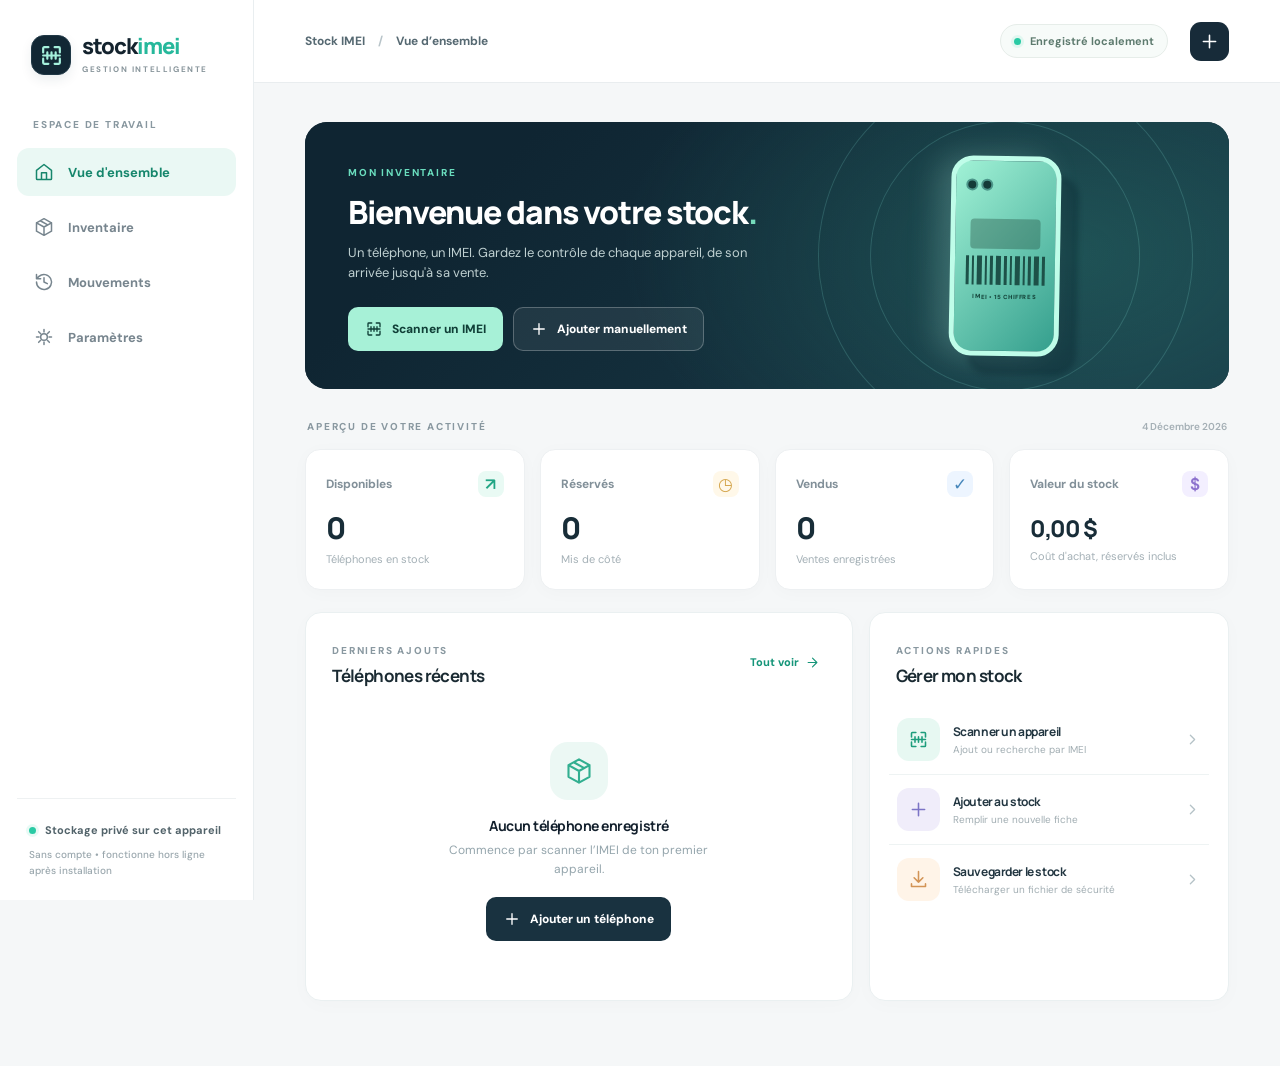
<file: index.html>
<!DOCTYPE html>
<html lang="fr-CA">
<head>
  <meta charset="utf-8">
  <meta name="viewport" content="width=device-width, initial-scale=1, viewport-fit=cover">
  <meta name="theme-color" content="#0c1722">
  <meta name="apple-mobile-web-app-capable" content="yes">
  <meta name="apple-mobile-web-app-status-bar-style" content="black-translucent">
  <meta name="apple-mobile-web-app-title" content="Stock IMEI">
  <meta name="description" content="Inventaire de téléphones par IMEI : scanner, entrées, ventes et sauvegardes locales.">
  <link rel="manifest" href="./manifest.webmanifest">
  <link rel="apple-touch-icon" href="./icons/icon-180.png">
  <link rel="icon" type="image/svg+xml" href="./icons/icon.svg">
  <link rel="stylesheet" href="./styles.css">
  <title>Stock IMEI — Gestion de téléphones</title>
</head>
<body>
  <svg xmlns="http://www.w3.org/2000/svg" class="svg-defs" aria-hidden="true">
    <symbol id="i-package" viewBox="0 0 24 24"><path d="m12 2 9 5-9 5-9-5 9-5ZM3 7v10l9 5 9-5V7M12 12v10M7.5 4.5l9 5"/></symbol>
    <symbol id="i-scan" viewBox="0 0 24 24"><path d="M4 9V5a1 1 0 0 1 1-1h4m6 0h4a1 1 0 0 1 1 1v4M4 15v4a1 1 0 0 0 1 1h4m6 0h4a1 1 0 0 0 1-1v-4M4 12h16M8 9v6m4-6v6m4-6v6"/></symbol>
    <symbol id="i-home" viewBox="0 0 24 24"><path d="m3 10 9-7 9 7v10a1 1 0 0 1-1 1H4a1 1 0 0 1-1-1V10ZM9 21v-8h6v8"/></symbol>
    <symbol id="i-history" viewBox="0 0 24 24"><path d="M3 12a9 9 0 1 0 3-6.7L3 8m0-5v5h5m4-1v5l4 2"/></symbol>
    <symbol id="i-settings" viewBox="0 0 24 24"><path d="M12 3v3m0 12v3m9-9h-3M6 12H3m15.4-6.4-2.1 2.1M7.7 16.3l-2.1 2.1m12.8 0-2.1-2.1M7.7 7.7 5.6 5.6M16 12a4 4 0 1 1-8 0 4 4 0 0 1 8 0Z"/></symbol>
    <symbol id="i-plus" viewBox="0 0 24 24"><path d="M12 5v14M5 12h14"/></symbol>
    <symbol id="i-search" viewBox="0 0 24 24"><circle cx="11" cy="11" r="7"/><path d="m16 16 5 5"/></symbol>
    <symbol id="i-chevron" viewBox="0 0 24 24"><path d="m9 18 6-6-6-6"/></symbol>
    <symbol id="i-download" viewBox="0 0 24 24"><path d="M12 3v12m-5-5 5 5 5-5M4 17v3h16v-3"/></symbol>
    <symbol id="i-upload" viewBox="0 0 24 24"><path d="M12 17V4m-5 5 5-5 5 5M4 17v3h16v-3"/></symbol>
    <symbol id="i-check" viewBox="0 0 24 24"><path d="m4 12 5 5L20 6"/></symbol>
    <symbol id="i-arrow" viewBox="0 0 24 24"><path d="M5 12h14m-7-7 7 7-7 7"/></symbol>
    <symbol id="i-close" viewBox="0 0 24 24"><path d="M18 6 6 18M6 6l12 12"/></symbol>
    <symbol id="i-camera" viewBox="0 0 24 24"><path d="M3 7h4l2-3h6l2 3h4v13H3V7Zm9 3a4 4 0 1 0 0 8 4 4 0 0 0 0-8Z"/></symbol>
    <symbol id="i-alert" viewBox="0 0 24 24"><path d="M12 3 2 20h20L12 3Zm0 6v5m0 3v.5"/></symbol>
    <symbol id="i-phone" viewBox="0 0 24 24"><rect x="6" y="2" width="12" height="20" rx="2"/><path d="M10 18h4"/></symbol>
    <symbol id="i-edit" viewBox="0 0 24 24"><path d="m4 16-1 5 5-1L20 8l-4-4L4 16Zm10-10 4 4"/></symbol>
    <symbol id="i-trash" viewBox="0 0 24 24"><path d="M4 7h16M10 3h4M6 7l1 14h10l1-14M10 11v6m4-6v6"/></symbol>
    <symbol id="i-filter" viewBox="0 0 24 24"><path d="M4 6h16M7 12h10m-7 6h4"/></symbol>
  </svg>
  <div class="app-shell">
    <aside class="sidebar" aria-label="Navigation principale">
      <div class="brand"><span class="brand-logo"><svg><use href="#i-scan"/></svg></span><span class="brand-name">stock<span>imei</span><small>GESTION INTELLIGENTE</small></span></div>
      <div class="sidebar-caption">ESPACE DE TRAVAIL</div>
      <nav class="side-nav">
        <button type="button" class="nav-item active" data-nav="home"><svg><use href="#i-home"/></svg>Vue d'ensemble</button>
        <button type="button" class="nav-item" data-nav="inventory"><svg><use href="#i-package"/></svg>Inventaire</button>
        <button type="button" class="nav-item" data-nav="history"><svg><use href="#i-history"/></svg>Mouvements</button>
        <button type="button" class="nav-item" data-nav="settings"><svg><use href="#i-settings"/></svg>Paramètres</button>
      </nav>
      <div class="sidebar-bottom"><span class="status-dot"></span> Stockage privé sur cet appareil <p>Sans compte • fonctionne hors ligne après installation</p></div>
    </aside>

    <main class="main">
      <header class="topbar">
        <div class="mobile-brand"><span class="brand-logo mini"><svg><use href="#i-scan"/></svg></span><strong>stock<span>imei</span></strong></div>
        <div class="breadcrumb" id="breadcrumb">Tableau de bord <span> / </span> Vue d'ensemble</div>
        <div class="header-actions"><div class="privacy-chip"><span class="status-dot"></span> Enregistré localement</div><button type="button" class="icon-btn top-add" id="top-add" title="Ajouter un téléphone"><svg><use href="#i-plus"/></svg></button></div>
      </header>
      <div class="content">
        <section class="view" id="view-home">
          <div class="welcome-panel">
            <div class="welcome-content"><span class="eyebrow light">MON INVENTAIRE</span><h1>Bienvenue dans votre stock<span class="accent-dot">.</span></h1><p>Un téléphone, un IMEI. Gardez le contrôle de chaque appareil, de son arrivée jusqu'à sa vente.</p><div class="welcome-actions"><button class="btn btn-mint" id="home-scan"><svg><use href="#i-scan"/></svg>Scanner un IMEI</button><button class="btn btn-ghost-light" id="home-add"><svg><use href="#i-plus"/></svg>Ajouter manuellement</button></div></div>
            <div class="welcome-art" aria-hidden="true"><div class="art-ring ring-one"></div><div class="art-ring ring-two"></div><div class="art-phone"><div class="art-cameras"><i></i><i></i></div><div class="art-code"></div><div class="art-bars"><i></i><i></i><i></i><i></i><i></i><i></i><i></i><i></i><i></i><i></i><i></i><i></i><i></i></div><small>IMEI • 15 CHIFFRES</small></div></div>
          </div>
          <div class="section-label">APERÇU DE VOTRE ACTIVITÉ <span id="today-label"></span></div>
          <div class="stats-grid">
            <article class="stat-card"><span class="stat-label">Disponibles <span class="stat-symbol mint">↗</span></span><strong id="stat-stock">0</strong><small>Téléphones en stock</small></article>
            <article class="stat-card"><span class="stat-label">Réservés <span class="stat-symbol amber">◷</span></span><strong id="stat-reserved">0</strong><small>Mis de côté</small></article>
            <article class="stat-card"><span class="stat-label">Vendus <span class="stat-symbol blue">✓</span></span><strong id="stat-sold">0</strong><small>Ventes enregistrées</small></article>
            <article class="stat-card"><span class="stat-label">Valeur du stock <span class="stat-symbol violet">$</span></span><strong id="stat-value">0 $</strong><small>Coût d'achat, réservés inclus</small></article>
          </div>
          <div class="home-grid"><div class="panel"><div class="panel-heading"><div><span class="eyebrow">DERNIERS AJOUTS</span><h2>Téléphones récents</h2></div><button type="button" class="link-button" id="see-inventory">Tout voir <svg><use href="#i-arrow"/></svg></button></div><div id="recent-phones" class="recent-list"></div></div>
            <div class="panel quick-panel"><div class="panel-heading"><div><span class="eyebrow">ACTIONS RAPIDES</span><h2>Gérer mon stock</h2></div></div><button type="button" class="quick-action" id="quick-scan"><span class="quick-icon mint-bg"><svg><use href="#i-scan"/></svg></span><span><strong>Scanner un appareil</strong><small>Ajout ou recherche par IMEI</small></span><svg class="chevron"><use href="#i-chevron"/></svg></button><button type="button" class="quick-action" id="quick-add"><span class="quick-icon lilac-bg"><svg><use href="#i-plus"/></svg></span><span><strong>Ajouter au stock</strong><small>Remplir une nouvelle fiche</small></span><svg class="chevron"><use href="#i-chevron"/></svg></button><button type="button" class="quick-action" id="quick-export"><span class="quick-icon peach-bg"><svg><use href="#i-download"/></svg></span><span><strong>Sauvegarder le stock</strong><small>Télécharger un fichier de sécurité</small></span><svg class="chevron"><use href="#i-chevron"/></svg></button></div>
          </div>
        </section>

        <section class="view" id="view-inventory" hidden>
          <div class="page-heading"><div><span class="eyebrow">CHAQUE IMEI COMPTE</span><h1>Mon inventaire</h1><p>Retrouvez chaque téléphone, son statut et toutes ses informations.</p></div><button class="btn btn-dark" id="inventory-add"><svg><use href="#i-plus"/></svg>Ajouter un téléphone</button></div>
          <div class="inventory-toolbar"><label class="search-field"><svg><use href="#i-search"/></svg><input id="search-input" type="search" placeholder="Rechercher un IMEI, un modèle, une couleur…" autocomplete="off" aria-label="Rechercher un téléphone"></label><select class="field-select" id="brand-filter" aria-label="Filtrer par marque"><option value="">Toutes les marques</option></select></div>
          <div class="filter-chips" role="group" aria-label="Filtrer par état"><button class="filter-chip active" data-filter="all">Tous <span id="count-all">0</span></button><button class="filter-chip" data-filter="stock">En stock <span id="count-stock">0</span></button><button class="filter-chip" data-filter="reserve">Réservés <span id="count-reserve">0</span></button><button class="filter-chip" data-filter="sold">Vendus <span id="count-sold">0</span></button></div>
          <div class="panel inventory-panel"><div class="inventory-count" id="inventory-count">0 téléphone</div><div id="inventory-list" class="inventory-list"></div></div>
        </section>

        <section class="view" id="view-history" hidden>
          <div class="page-heading"><div><span class="eyebrow">TRAÇABILITÉ</span><h1>Mouvements</h1><p>Historique des entrées, modifications, réservations et ventes.</p></div></div>
          <div class="history-toolbar"><select class="field-select" id="event-filter" aria-label="Type de mouvement"><option value="all">Tous les mouvements</option><option value="entree">Entrées</option><option value="vente">Ventes</option><option value="reservation">Réservations</option><option value="retour">Retours au stock</option><option value="modification">Modifications</option><option value="suppression">Suppressions</option></select><label class="search-field"><svg><use href="#i-search"/></svg><input type="search" id="event-search" placeholder="Rechercher IMEI ou modèle" aria-label="Rechercher un mouvement"></label></div>
          <div class="panel history-panel" id="history-list"></div>
        </section>

        <section class="view" id="view-settings" hidden>
          <div class="page-heading"><div><span class="eyebrow">MES DONNÉES</span><h1>Paramètres & sauvegarde</h1><p>Vos données restent sur ce téléphone tant que vous ne les exportez pas.</p></div></div>
          <div class="settings-grid"><div class="panel settings-panel"><div class="settings-heading"><span class="quick-icon mint-bg"><svg><use href="#i-download"/></svg></span><div><h2>Exporter une sauvegarde</h2><p>Conservez une copie complète : téléphones, IMEI, photos et historique.</p></div></div><button type="button" class="btn btn-dark" id="export-json">Télécharger la sauvegarde (.json)</button><button type="button" class="btn btn-outline" id="export-csv">Exporter l'inventaire (.csv)</button></div>
          <div class="panel settings-panel"><div class="settings-heading"><span class="quick-icon lilac-bg"><svg><use href="#i-upload"/></svg></span><div><h2>Restaurer une sauvegarde</h2><p>Importer le fichier JSON d'une précédente sauvegarde. Cela remplacera toutes les données actuelles.</p></div></div><button type="button" class="btn btn-outline" id="import-json">Importer un fichier (.json)</button></div></div>
          <div class="notice"><svg><use href="#i-alert"/></svg><p><strong>Important :</strong> cette version n'utilise pas de compte ni de synchronisation cloud. Une suppression des données Safari ou un changement d'iPhone peut effacer le stock local. Faites régulièrement une sauvegarde JSON.</p></div>
          <div class="install-guide panel"><span class="eyebrow">INSTALLATION SUR IPHONE</span><h2>Comme une vraie application</h2><p>Ouvrez l'application à son adresse HTTPS dans Safari, touchez <strong>Partager</strong>, puis <strong>Sur l’écran d’accueil</strong> et <strong>Ajouter</strong>. Autorisez l'appareil photo au premier scan.</p></div>
        </section>
      </div>
    </main>
    <nav class="bottom-nav" aria-label="Navigation iPhone"><button class="bottom-tab active" data-nav="home"><svg><use href="#i-home"/></svg><span>Accueil</span></button><button class="bottom-tab" data-nav="inventory"><svg><use href="#i-package"/></svg><span>Stock</span></button><button class="scan-tab" id="bottom-scan" aria-label="Scanner un IMEI"><svg><use href="#i-scan"/></svg></button><button class="bottom-tab" data-nav="history"><svg><use href="#i-history"/></svg><span>Historique</span></button><button class="bottom-tab" data-nav="settings"><svg><use href="#i-settings"/></svg><span>Réglages</span></button></nav>
  </div>

  <dialog id="phone-dialog" class="modal modal-form"><div class="modal-head"><div><span class="eyebrow">FICHE INDIVIDUELLE</span><h2 id="phone-dialog-title">Ajouter un téléphone</h2></div><button type="button" class="icon-btn" data-close="phone-dialog" aria-label="Fermer"><svg><use href="#i-close"/></svg></button></div>
    <form id="phone-form" class="modal-body"><input type="hidden" id="form-id"><label class="form-field"><span>IMEI principal <em>*</em></span><div class="input-with-action"><input id="form-imei" name="imei" inputmode="numeric" autocomplete="off" maxlength="15" placeholder="15 chiffres" required><button type="button" class="inline-scan" id="form-scan" title="Scanner l’IMEI"><svg><use href="#i-scan"/></svg></button></div><small>Un IMEI unique par téléphone, contrôlé automatiquement.</small></label>
      <label class="form-field"><span>Deuxième IMEI (facultatif)</span><input id="form-imei2" name="imei2" inputmode="numeric" maxlength="15" autocomplete="off" placeholder="IMEI 2"></label>
      <div class="form-row"><label class="form-field"><span>Marque <em>*</em></span><input id="form-brand" list="brand-options" placeholder="Apple" required><datalist id="brand-options"><option value="Apple"></option><option value="Samsung"></option><option value="Google"></option><option value="Xiaomi"></option><option value="Motorola"></option><option value="OnePlus"></option><option value="Huawei"></option><option value="Autre"></option></datalist></label><label class="form-field"><span>Modèle <em>*</em></span><input id="form-model" placeholder="iPhone 16 Pro" required></label></div>
      <p id="tac-lookup-status" class="scan-message" role="status" aria-live="polite" hidden></p>
      <div class="form-row"><label class="form-field"><span>Capacité</span><input id="form-capacity" placeholder="256 Go"></label><label class="form-field"><span>Couleur</span><input id="form-color" placeholder="Titane naturel"></label></div>
      <div class="form-row"><label class="form-field"><span>État</span><select id="form-condition"><option value="neuf">Neuf</option><option value="occasion">Occasion</option><option value="reconditionne">Reconditionné</option></select></label><label class="form-field"><span>Numéro de série</span><input id="form-serial" placeholder="S/N (facultatif)"></label></div>
      <div class="form-row"><label class="form-field"><span>Prix d'achat (CAD)</span><input id="form-cost" type="number" min="0" step="0.01" inputmode="decimal" placeholder="0,00"></label><label class="form-field"><span>Prix de vente affiché</span><input id="form-price" type="number" min="0" step="0.01" inputmode="decimal" placeholder="0,00"></label></div>
      <div class="form-row"><label class="form-field"><span>Fournisseur</span><input id="form-supplier" placeholder="Nom / entreprise"></label><label class="form-field"><span>Emplacement</span><input id="form-location" placeholder="Vitrine A, tiroir 2…"></label></div>
      <label class="form-field"><span>Notes</span><textarea id="form-notes" rows="2" placeholder="État de la batterie, accessoires, garantie…"></textarea></label>
      <label class="photo-field"><input id="form-photo" type="file" accept="image/*"><span class="photo-icon"><svg><use href="#i-camera"/></svg></span><span id="photo-label">Ajouter une photo du téléphone</span><img id="photo-preview" alt="Aperçu de la photo" hidden></label>
      <p id="form-error" class="error-message" role="alert" hidden></p>
      <div class="modal-footer"><button type="button" class="btn btn-outline" data-close="phone-dialog">Annuler</button><button type="submit" class="btn btn-dark" id="phone-submit">Enregistrer le téléphone</button></div>
    </form>
  </dialog>

  <dialog id="detail-dialog" class="modal detail-modal"><div class="modal-head"><div><span class="eyebrow">FICHE TÉLÉPHONE</span><h2 id="detail-title">Détails du téléphone</h2></div><button type="button" class="icon-btn" data-close="detail-dialog" aria-label="Fermer"><svg><use href="#i-close"/></svg></button></div><div class="modal-body" id="detail-content"></div><div class="modal-footer detail-footer" id="detail-actions"></div></dialog>
  <dialog id="sale-dialog" class="modal sale-modal"><div class="modal-head"><div><span class="eyebrow">SORTIE DE STOCK</span><h2>Enregistrer une vente</h2></div><button type="button" class="icon-btn" data-close="sale-dialog" aria-label="Fermer"><svg><use href="#i-close"/></svg></button></div><form id="sale-form" class="modal-body"><p id="sale-phone-label" class="sale-intro"></p><label class="form-field"><span>Prix de vente réel (CAD) <em>*</em></span><input type="number" min="0" step="0.01" id="sale-price" required></label><label class="form-field"><span>Référence / client (facultatif)</span><input id="sale-customer" placeholder="Nom ou numéro de facture"></label><p class="error-message" id="sale-error" role="alert" hidden></p><div class="modal-footer"><button type="button" class="btn btn-outline" data-close="sale-dialog">Annuler</button><button class="btn btn-dark" type="submit">Confirmer la vente</button></div></form></dialog>
  <dialog id="scan-dialog" class="modal scan-modal"><div class="modal-head"><div><span class="eyebrow">SCAN DIRECT</span><h2>Scanner un IMEI</h2></div><button type="button" class="icon-btn" data-close="scan-dialog" aria-label="Fermer"><svg><use href="#i-close"/></svg></button></div><div class="modal-body"><p class="scan-description">Place le code-barres IMEI ou le QR code de la boîte devant l’appareil photo.</p><div id="scanner-viewport" class="scanner-viewport"><span class="scan-placeholder"><svg><use href="#i-scan"/></svg></span></div><div id="scan-message" class="scan-message" aria-live="polite">La caméra demande une autorisation à la première utilisation.</div><div class="scan-actions"><button type="button" class="btn btn-outline" id="scan-retry">Relancer la caméra</button><button type="button" class="btn btn-outline" id="scan-photo"><svg><use href="#i-camera"/></svg>Scanner une photo</button></div><div class="manual-divider"><span>OU SAISIR MANUELLEMENT</span></div><form id="scan-manual-form" class="manual-form"><input id="manual-imei" inputmode="numeric" autocomplete="off" maxlength="15" placeholder="IMEI à 15 chiffres" aria-label="IMEI manuel" required><button class="btn btn-dark" type="submit">Valider</button></form></div></dialog>
  <input id="scan-image-input" type="file" accept="image/*" hidden>
  <input id="restore-file-input" type="file" accept="application/json,.json" hidden>
  <div id="toast" class="toast" role="status" aria-live="polite"></div>
  <script type="module" src="./app.mjs"></script>
</body>
</html>
</file>
<file: styles.css>
@import url('https://fonts.googleapis.com/css2?family=DM+Sans:wght@400;500;600;700;800&family=Manrope:wght@400;500;600;700;800&display=swap');
:root{font-family:'DM Sans',-apple-system,BlinkMacSystemFont,system-ui,sans-serif;color:#13202d;background:#f5f7f8;font-synthesis:none;-webkit-tap-highlight-color:transparent}
*{box-sizing:border-box}html{scroll-behavior:smooth}body{margin:0;min-height:100vh}button,input,select,textarea{font:inherit}button{cursor:pointer}button:disabled{opacity:.5;cursor:not-allowed}a{color:inherit}svg{width:21px;height:21px;fill:none;stroke:currentColor;stroke-width:1.8;stroke-linecap:round;stroke-linejoin:round;flex-shrink:0}.svg-defs{position:absolute;width:0;height:0;overflow:hidden}strong,h1,h2,h3{font-family:'Manrope','DM Sans',sans-serif;letter-spacing:-.035em}p{line-height:1.55}.app-shell{display:flex;min-height:100dvh}.sidebar{width:254px;flex:none;background:#fff;border-right:1px solid #e9eef0;display:flex;flex-direction:column;padding:35px 17px 22px;position:sticky;top:0;height:100dvh}.brand{display:flex;align-items:center;gap:11px;padding:0 14px 43px}.brand-logo{display:grid;place-items:center;background:#122734;border:1px solid #203846;color:#a5f0dc;border-radius:13px;width:40px;height:40px;box-shadow:0 5px 12px #11304014}.brand-logo svg{width:25px;height:25px;stroke-width:2.1}.brand-name{font:800 22px/1.05 'Manrope',sans-serif;letter-spacing:-1px;color:#14232e}.brand-name>span,.mobile-brand strong>span{color:#26b89b}.brand-name small{display:block;font:700 8px/1.5 'DM Sans',sans-serif;letter-spacing:1.6px;color:#87949a;margin-top:4px}.sidebar-caption,.eyebrow,.section-label{font-size:10px;font-weight:800;letter-spacing:1.8px;color:#8998a0}.sidebar-caption{padding:0 16px 17px}.side-nav{display:grid;gap:7px}.nav-item{display:flex;align-items:center;gap:14px;background:transparent;border:0;color:#77858e;text-align:left;font-weight:700;font-size:13px;padding:14px 17px;border-radius:12px;width:100%}.nav-item svg{width:20px;height:20px}.nav-item:hover{background:#f3f7f7}.nav-item.active{background:#eaf8f4;color:#16866c}.sidebar-bottom{margin-top:auto;border-top:1px solid #eef1f2;padding:24px 12px 0;font-size:11px;font-weight:700;color:#52636a}.sidebar-bottom p{font-size:10px;font-weight:500;color:#9aa7ad;margin-bottom:0}.status-dot{display:inline-block;width:7px;height:7px;background:#2acaa4;border-radius:99px;box-shadow:0 0 0 3px #2acaa41b;margin-right:6px}.main{flex:1;min-width:0}.topbar{height:83px;display:flex;align-items:center;justify-content:space-between;padding:0 clamp(22px,4vw,60px);border-bottom:1px solid #e9edef;background:#fff}.breadcrumb{font-size:12px;font-weight:700;color:#566972}.breadcrumb span{padding:0 10px;color:#b8c4c9}.header-actions{display:flex;align-items:center;gap:22px}.privacy-chip{border:1px solid #e6ede9;background:#f7fbf9;padding:9px 13px;border-radius:90px;font-size:11px;color:#5d7a6e;font-weight:700;white-space:nowrap}.icon-btn{border:1px solid #e3e9eb;border-radius:11px;background:#fff;width:39px;height:39px;display:grid;place-items:center;color:#253747}.top-add{border:0;background:#172b39;color:#fff}.mobile-brand{display:none}.content{max-width:1490px;margin:0 auto;padding:39px clamp(22px,4vw,60px) 65px}.view[hidden]{display:none!important}.welcome-panel{min-height:252px;position:relative;overflow:hidden;background:#142935;border-radius:22px;display:flex;align-items:stretch;color:#fff}.welcome-panel:before{content:'';position:absolute;inset:0;pointer-events:none;background:radial-gradient(ellipse 440px 270px at 82% 49%,#2a796f70,transparent),linear-gradient(135deg,#0f2532 20%,#183946 90%)}.welcome-content{position:relative;z-index:2;padding:38px 43px;max-width:650px}.eyebrow.light{color:#6addbe}.welcome-panel h1{font-size:clamp(23px,2.5vw,36px);line-height:1.18;font-weight:800;margin:13px 0 11px;max-width:560px}.accent-dot{color:#75daba}.welcome-panel p{color:#bfd0d1;max-width:410px;font-size:13px;margin:0 0 24px}.welcome-actions{display:flex;flex-wrap:wrap;gap:10px}.btn{appearance:none;display:inline-flex;align-items:center;justify-content:center;gap:9px;border-radius:10px;padding:12px 16px;font-weight:800;font-size:12px;border:1px solid transparent;min-height:43px;transition:transform .15s,background .15s,box-shadow .15s;white-space:nowrap}.btn svg{width:18px;height:18px}.btn:active,.icon-btn:active,.quick-action:active{transform:scale(.98)}.btn-mint{background:#a7f1d7;color:#103f37}.btn-mint:hover{background:#c4f8e5}.btn-ghost-light{background:#ffffff12;border-color:#ffffff40;color:#fff}.btn-ghost-light:hover{background:#ffffff25}.btn-dark{background:#193240;color:#fff}.btn-dark:hover{background:#244859}.btn-outline{background:#fff;border:1px solid #dfe7e8;color:#52656e}.btn-outline:hover{background:#f4f8f8}.welcome-art{position:absolute;right:8%;top:0;height:100%;width:300px;display:grid;place-items:center;transform:rotate(-7deg)}.art-ring{position:absolute;border-radius:50%;border:1px solid #7bd6ca36}.ring-one{width:270px;height:270px}.ring-two{width:375px;height:375px}.art-phone{height:200px;width:110px;background:linear-gradient(130deg,#a1f2d6,#3aa391 95%);border-radius:22px;border:5px solid #bffde9;box-shadow:18px 19px 5px #03182440,-13px 0 30px #bffdec35;display:flex;align-items:center;flex-direction:column;padding:18px 10px;transform:rotate(8deg)}.art-cameras{align-self:flex-start;display:flex;gap:3px}.art-cameras i{background:#143a37;border:2px solid #4d968a;width:12px;height:12px;border-radius:100%}.art-code{height:30px;width:70px;background:#20483c;border-radius:4px;margin-top:28px;opacity:.36}.art-bars{height:29px;display:flex;gap:3px;margin-top:7px;align-items:stretch}.art-bars i{background:#1d5148;width:3px}.art-bars i:nth-child(2n){width:2px}.art-bars i:nth-child(3n){width:5px}.art-phone small{font-size:6px;color:#17493e;font-weight:900;margin-top:8px;letter-spacing:.6px}.section-label{display:flex;justify-content:space-between;margin:31px 2px 16px}.section-label span{font-size:10px;letter-spacing:0;color:#a4afb5;font-weight:600;text-transform:capitalize}.stats-grid{display:grid;grid-template-columns:repeat(4,minmax(0,1fr));gap:15px}.stat-card{border:1px solid #edf0f2;border-radius:15px;background:#fff;min-height:141px;padding:21px 20px;box-shadow:0 3px 18px #162e3806}.stat-label{display:flex;align-items:center;justify-content:space-between;font-weight:700;font-size:12px;color:#829099}.stat-symbol{width:26px;height:26px;border-radius:8px;display:grid;place-items:center;font-size:17px;font-weight:600}.stat-symbol.mint{color:#21a584;background:#e9faf4}.stat-symbol.amber{color:#d4a54c;background:#fff8e9}.stat-symbol.blue{color:#4787bb;background:#edf5ff}.stat-symbol.violet{color:#8d72ce;background:#f3efff}.stat-card strong{display:block;font-size:30px;font-weight:800;line-height:1.2;color:#182d38;margin:13px 0 1px;letter-spacing:-1.4px;overflow-wrap:anywhere}.stat-card:nth-child(4) strong{font-size:23px;margin-top:18px}.stat-card small{color:#a4b0b6;font-size:11px}.home-grid{display:grid;grid-template-columns:minmax(0,1.52fr) minmax(280px,1fr);gap:16px;margin-top:22px}.panel{background:#fff;border:1px solid #eaf0f1;border-radius:16px;box-shadow:0 4px 20px #12313a05}.panel-heading{display:flex;align-items:center;justify-content:space-between;padding:25px 26px 19px;gap:10px}.panel-heading h2{font-size:17px;line-height:1.25;margin:6px 0 0;color:#1a2a32}.link-button{display:flex;align-items:center;gap:6px;border:0;background:transparent;color:#159579;font-weight:800;font-size:11px;white-space:nowrap}.link-button svg{width:15px;height:15px}.recent-list{padding:0 23px 22px}.recent-item{width:100%;display:flex;align-items:center;gap:13px;border:0;border-top:1px solid #eff3f3;padding:14px 3px;background:transparent;text-align:left}.recent-item:hover,.inventory-item:hover{background:#fbfdfd}.phone-avatar{display:grid;place-items:center;width:46px;height:46px;flex:none;border-radius:12px;background:#ebf7f3;color:#20a38a;overflow:hidden}.phone-avatar svg{width:23px;height:23px}.phone-avatar img{height:100%;width:100%;object-fit:cover}.recent-info{flex:1;min-width:0}.recent-info strong,.inventory-info strong{display:block;font-size:13px;color:#20303c;white-space:nowrap;overflow:hidden;text-overflow:ellipsis}.recent-info small,.inventory-info small{display:block;color:#98a8af;margin-top:4px;font-size:11px;white-space:nowrap;overflow:hidden;text-overflow:ellipsis}.recent-trail{display:grid;gap:7px;justify-items:end}.recent-trail b{font-size:12px;color:#273a44}.recent-trail small{font-size:10px;color:#9aa7ac}.quick-panel{padding-bottom:11px}.quick-action{display:flex;align-items:center;gap:13px;background:transparent;border:0;width:calc(100% - 38px);text-align:left;padding:13px 8px;margin:0 19px;border-top:1px solid #eef3f3}.quick-action:first-of-type{border-top:0}.quick-action span:nth-child(2){flex:1}.quick-action strong{display:block;color:#223641;font-size:12px}.quick-action small{color:#a1adb2;font-size:10px;margin-top:3px;display:block}.quick-icon{width:43px;height:43px;border-radius:12px;display:grid;place-items:center;flex:none}.quick-icon svg{width:21px;height:21px}.mint-bg{color:#1d9d7c;background:#e7f8f2}.lilac-bg{color:#7c74c6;background:#f0edfa}.peach-bg{color:#d39456;background:#fff4e8}.chevron{width:17px;height:17px;color:#b5c2c7}.empty-state{padding:37px 16px;display:flex;flex-direction:column;align-items:center;justify-content:center;text-align:center}.empty-icon{background:#ecf8f4;color:#32af90;display:grid;place-items:center;width:58px;height:58px;border-radius:18px}.empty-icon svg{width:28px;height:28px}.empty-state h3{font-size:14px;margin:16px 0 6px}.empty-state p{font-size:12px;color:#94a5ac;margin:0;max-width:260px}.empty-state .btn{margin-top:19px}.page-heading{display:flex;align-items:flex-end;justify-content:space-between;margin-bottom:26px;gap:20px}.page-heading h1{font-size:clamp(25px,3vw,35px);margin:7px 0 4px;line-height:1.2}.page-heading p{font-size:13px;color:#87979e;margin:0}.inventory-toolbar,.history-toolbar{display:flex;gap:12px;align-items:center;margin-bottom:19px}.search-field{min-height:46px;display:flex;align-items:center;gap:12px;background:#fff;border:1px solid #e3ebed;border-radius:12px;padding:0 15px;flex:1}.search-field svg{width:18px;height:18px;color:#97a6ab}.search-field input{border:0;outline:0;min-width:0;flex:1;color:#1b3440;font-size:12px;background:transparent}.search-field input::placeholder{color:#a5b2b7}.field-select{appearance:none;border:1px solid #e3ebed;border-radius:12px;background:#fff;padding:13px 36px 13px 13px;color:#425763;font-weight:700;font-size:12px;background-image:url("data:image/svg+xml,%3Csvg xmlns='http://www.w3.org/2000/svg' fill='none' stroke='%23677b85' stroke-width='2' viewBox='0 0 24 24'%3E%3Cpath d='m6 9 6 6 6-6'/%3E%3C/svg%3E");background-size:15px;background-repeat:no-repeat;background-position:right 12px center;min-height:46px}.filter-chips{display:flex;gap:9px;margin-bottom:17px;overflow-x:auto;padding:0 0 3px}.filter-chip{flex:none;border:1px solid #e2e9eb;background:#fff;color:#8b9ba2;border-radius:9px;padding:9px 13px;font-size:11px;font-weight:800}.filter-chip span{background:#f3f6f6;border-radius:5px;padding:3px 6px;margin-left:6px;color:#8998a0}.filter-chip.active{background:#e2f8f0;color:#188668;border-color:#bdebdc}.filter-chip.active span{background:#c3eee0;color:#157e68}.inventory-panel{padding:9px 21px 11px}.inventory-count{color:#91a0a6;font-size:11px;padding:18px 3px 12px;font-weight:700}.inventory-item{border-top:1px solid #eff3f3;padding:16px 3px;display:flex;align-items:center;gap:15px;background:#fff;width:100%;text-align:left;border-right:0;border-left:0;border-bottom:0}.inventory-info{flex:1;min-width:0}.inventory-price{margin-left:auto;text-align:right;white-space:nowrap}.inventory-price strong{font-size:13px;display:block}.inventory-price small{font-size:10px;color:#a2b0b6}.status-badge{font-size:10px;font-weight:800;padding:6px 9px;border-radius:6px;white-space:nowrap;display:inline-block}.status-badge.stock{color:#1b9879;background:#e5f8f1}.status-badge.reserve{color:#b58325;background:#fff4da}.status-badge.sold{color:#7f8e9a;background:#edf1f4}.inventory-chevron{color:#bac4c7;width:17px}.history-panel{padding:6px 24px}.history-entry{display:flex;align-items:flex-start;gap:15px;padding:17px 0;border-top:1px solid #eff3f3}.history-entry:first-child{border-top:0}.event-icon{display:grid;place-items:center;flex:none;border-radius:10px;width:39px;height:39px;background:#eaf8f3;color:#169576}.event-icon svg{width:18px;height:18px}.event-icon.vente{background:#eaf2ff;color:#5388d4}.event-icon.reservation{background:#fff6e4;color:#bf8e2e}.event-icon.suppression{background:#fff0f0;color:#d47373}.history-info{flex:1;min-width:0}.history-info strong{font-size:12px;display:block}.history-info small{font-size:11px;color:#9ca9af;display:block;margin-top:4px}.event-at{font-size:10px;color:#9ca9af;white-space:nowrap}.settings-grid{display:grid;grid-template-columns:1fr 1fr;gap:17px}.settings-panel{padding:26px}.settings-heading{display:flex;align-items:flex-start;gap:16px;margin-bottom:24px}.settings-heading .quick-icon{width:49px;height:49px}.settings-heading h2{margin:2px 0 7px;font-size:16px}.settings-heading p{font-size:12px;color:#87989f;margin:0}.settings-panel .btn{margin:0 8px 9px 0}.notice{display:flex;align-items:flex-start;gap:13px;border:1px solid #f2e4bc;background:#fffaf0;padding:18px 22px;border-radius:13px;margin-top:20px}.notice svg{color:#bf8c27}.notice p{font-size:12px;margin:0;color:#8b753e}.install-guide{padding:25px;margin-top:21px}.install-guide h2{font-size:17px;margin:8px 0 5px}.install-guide p{font-size:12px;color:#8b9aa1;margin:0}.bottom-nav{display:none}.modal{width:min(580px,calc(100vw - 30px));border:1px solid #e2eced;box-shadow:0 18px 90px #102c3b35;border-radius:19px;padding:0;max-height:min(91dvh,900px);color:#172b36;overflow:auto;background:#fff;overscroll-behavior:contain}.modal::backdrop{background:#0d1b28a6;backdrop-filter:blur(3px)}.modal-head{position:sticky;top:0;background:#fff;z-index:3;display:flex;align-items:center;justify-content:space-between;padding:22px 23px;border-bottom:1px solid #edf1f2;gap:20px}.modal-head h2{font-size:20px;line-height:1.2;margin:6px 0 0}.modal-body{padding:23px;display:block}.form-field{display:flex;flex-direction:column;gap:7px;font-size:12px;color:#435762;font-weight:700;margin-bottom:17px}.form-field span em{color:#e06d6d;font-style:normal}.form-field>input,.form-field>select,.form-field>textarea,.input-with-action>input{width:100%;border:1px solid #dfe8e9;border-radius:9px;padding:12px;background:#fbfdfd;font-size:14px;color:#233c49;outline:none;min-width:0}.form-field>input:focus,.form-field>select:focus,.form-field>textarea:focus,.input-with-action>input:focus,.manual-form input:focus{border-color:#50bb9f;box-shadow:0 0 0 3px #6cddb630}.form-field small{color:#9aabb2;font-size:10px;font-weight:400}.input-with-action{display:flex;gap:8px}.input-with-action>input{flex:1}.inline-scan{border:0;border-radius:9px;padding:0 14px;background:#e5f7ef;color:#139579;display:grid;place-items:center}.form-row{display:grid;grid-template-columns:1fr 1fr;gap:13px}.photo-field{display:flex;align-items:center;gap:12px;border:1px dashed #cbdadf;border-radius:10px;padding:13px;background:#f9fbfb;font-size:12px;font-weight:700;color:#79919b;cursor:pointer}.photo-field input{display:none}.photo-icon{color:#23a587}.photo-field img{width:55px;height:55px;object-fit:cover;border-radius:6px;margin-left:auto}.modal-footer{display:flex;justify-content:flex-end;gap:10px;border-top:1px solid #edf1f2;padding-top:17px;margin-top:23px}.error-message{background:#fff0ee;border:1px solid #f3c7c1;color:#aa4b44;padding:11px 12px;border-radius:8px;font-size:12px}.detail-hero{display:flex;align-items:center;gap:16px;padding-bottom:22px;border-bottom:1px solid #ebf0f0}.detail-image{display:grid;place-items:center;width:85px;height:85px;background:#edf8f3;color:#28a58b;border-radius:14px;overflow:hidden;flex:none}.detail-image img{height:100%;width:100%;object-fit:cover}.detail-image svg{width:41px;height:41px}.detail-hero h3{font-size:20px;margin:0 0 7px}.detail-hero small{font-size:12px;color:#8e9ca3}.detail-grid{display:grid;grid-template-columns:1fr 1fr;gap:16px 10px;margin-top:23px}.detail-cell small{font-size:10px;color:#99a8ad;display:block;margin-bottom:5px}.detail-cell strong{font-size:12px;overflow-wrap:anywhere}.detail-notes{white-space:pre-wrap;overflow-wrap:anywhere}.detail-imei{display:flex;align-items:center;gap:7px}.copy-imei{border:0;background:#e8f6f1;color:#16866d;border-radius:6px;padding:5px 8px;font-size:10px;font-weight:700}.detail-footer{flex-wrap:wrap}.detail-footer .btn{flex:1;min-width:94px}.btn-danger{background:#fff0f0;color:#bc4e4e;border-color:#f8cccc}.scan-modal{width:min(570px,calc(100vw - 25px))}.scan-description{font-size:12px;color:#81949c;margin:0 0 15px}.scanner-viewport{min-height:235px;background:#0e202a;position:relative;border-radius:14px;overflow:hidden;display:flex;align-items:center;justify-content:center;color:#9af0d1}.scanner-viewport video{object-fit:cover!important}.scan-placeholder svg{width:70px;height:70px;opacity:.44}.scan-message{font-size:11px;color:#78919a;padding:13px 0;min-height:38px;line-height:1.45}.scan-actions{display:flex;gap:10px}.scan-actions .btn{flex:1;font-size:11px}.manual-divider{text-align:center;position:relative;margin:24px 0 20px;color:#a7b3b8;font-size:10px;font-weight:800;letter-spacing:1px}.manual-divider:before{content:'';position:absolute;left:0;right:0;top:50%;height:1px;background:#e8eeee}.manual-divider span{background:#fff;position:relative;padding:0 12px}.manual-form{display:flex;gap:8px}.manual-form input{width:100%;min-width:0;border:1px solid #dfe8e9;background:#fbfdfd;border-radius:9px;padding:12px 13px;font-size:15px;letter-spacing:1px;outline:none}.sale-intro{background:#edf7f4;padding:13px;border-radius:9px;margin:0 0 19px;color:#42796a;font-weight:700;font-size:12px}.toast{position:fixed;bottom:23px;left:50%;transform:translate(-50%,20px);z-index:1000;color:#fff;background:#193642;font-weight:700;font-size:12px;padding:13px 18px;border-radius:10px;box-shadow:0 8px 26px #122b3640;opacity:0;pointer-events:none;transition:opacity .2s,transform .2s;max-width:calc(100vw - 38px);text-align:center}.toast.show{opacity:1;transform:translate(-50%,0)}.toast.error{background:#ac4d44}
@media(max-width:1200px){.sidebar{width:219px}.content{padding:26px}.topbar{padding:0 26px}.welcome-art{right:3%}.welcome-content{padding:35px 31px}.stats-grid{gap:11px}.stat-card{padding:17px}.home-grid{grid-template-columns:1.2fr 1fr}}
@media(max-width:920px){.sidebar{width:75px;padding:29px 11px}.brand{padding:0 5px 50px}.brand-name,.sidebar-caption,.nav-item:not(.active),.sidebar-bottom{display:none}.nav-item.active{font-size:0;padding:14px;justify-content:center}.nav-item.active svg{width:25px;height:25px}.side-nav .nav-item{display:flex;font-size:0;justify-content:center;padding:14px}.nav-item svg{width:24px;height:24px}.stats-grid{grid-template-columns:repeat(2,1fr)}.home-grid{grid-template-columns:1fr}.settings-grid{grid-template-columns:1fr}}
@media(max-width:650px){html{background:#f6f8f8}.sidebar{display:none}.main{width:100%}.topbar{height:67px;padding:0 19px}.mobile-brand{display:flex;align-items:center;gap:9px}.mobile-brand strong{font:800 21px 'Manrope',sans-serif;letter-spacing:-1.1px}.brand-logo.mini{width:35px;height:35px;border-radius:11px}.brand-logo.mini svg{width:21px;height:21px}.breadcrumb{display:none}.privacy-chip{padding:7px 9px;font-size:10px}.header-actions{gap:10px}.top-add{width:34px;height:34px;border-radius:9px}.content{padding:18px 16px calc(105px + env(safe-area-inset-bottom))}.welcome-panel{border-radius:17px;min-height:246px}.welcome-content{padding:27px 23px;max-width:100%}.welcome-panel h1{font-size:27px;max-width:270px}.welcome-panel p{font-size:11px;max-width:245px;line-height:1.55}.welcome-art{right:-77px;opacity:.55;transform:scale(.76) rotate(-10deg)}.welcome-actions{position:relative;z-index:2;gap:8px}.welcome-actions .btn{font-size:11px;padding:10px 11px;min-height:42px}.welcome-actions .btn svg{width:16px;height:16px}.section-label{margin-top:26px}.stats-grid{grid-template-columns:repeat(2,minmax(0,1fr));gap:10px}.stat-card{padding:16px 14px;min-height:125px;border-radius:12px}.stat-label{font-size:11px}.stat-card strong{font-size:28px;margin:13px 0 0}.stat-card:nth-child(4) strong{font-size:21px;margin-top:16px}.stat-card small{font-size:10px}.home-grid{gap:13px;margin-top:17px}.panel-heading{padding:20px 17px 14px}.recent-list{padding:0 15px 14px}.quick-action{width:calc(100% - 30px);margin:0 15px}.bottom-nav{position:fixed;z-index:20;bottom:0;left:0;right:0;background:#fff;border-top:1px solid #e6ecec;display:flex;align-items:center;justify-content:space-around;padding:10px 7px calc(8px + env(safe-area-inset-bottom));box-shadow:0 -5px 35px #1233410b}.bottom-tab{border:0;background:transparent;color:#9aa9af;display:grid;place-items:center;gap:5px;min-width:54px;font-size:9px;font-weight:800;padding:2px}.bottom-tab svg{width:21px;height:21px}.bottom-tab.active{color:#1c9b7c}.scan-tab{height:54px;width:54px;background:#173441;color:#a6f5d8;border:4px solid #fff;box-shadow:0 -2px 14px #0a252a28;border-radius:18px;display:grid;place-items:center;margin-top:-35px;flex:none}.scan-tab svg{height:29px;width:29px}.page-heading{align-items:stretch;flex-direction:column;gap:14px;margin:5px 0 22px}.page-heading h1{font-size:29px}.page-heading .btn{align-self:flex-start}.inventory-toolbar,.history-toolbar{flex-direction:column;align-items:stretch;gap:9px}.inventory-toolbar .search-field,.history-toolbar .search-field{width:100%;min-height:47px}.inventory-toolbar .field-select,.history-toolbar .field-select{width:100%}.inventory-panel{padding:8px 12px}.inventory-item{gap:10px}.phone-avatar{width:41px;height:41px}.inventory-info strong{font-size:12px}.inventory-info small{font-size:10px}.inventory-price strong{font-size:11px}.inventory-price small{font-size:9px}.inventory-chevron{display:none}.status-badge{font-size:9px;padding:5px 7px}.settings-panel{padding:19px}.notice{padding:14px}.modal{max-height:94dvh;width:calc(100vw - 12px);border-radius:18px;margin:auto}.modal-head{padding:16px 17px}.modal-head h2{font-size:18px}.modal-body{padding:17px}.form-row{gap:9px}.form-field{font-size:11px}.modal-footer{padding-top:14px}.scan-actions{flex-direction:column}.scan-modal .scanner-viewport{min-height:220px}.toast{bottom:90px}}
@media(max-width:370px){.privacy-chip{font-size:0;padding:9px}.privacy-chip .status-dot{margin-right:0}.welcome-panel h1{font-size:24px}.welcome-actions .btn{font-size:10px;padding:9px}.stat-card:nth-child(4) strong{font-size:18px}.filter-chip{font-size:10px;padding:8px 10px}}
@media(prefers-reduced-motion:reduce){*,*:before,*:after{scroll-behavior:auto!important;transition:none!important}}
</file>
<file: stock-imei/styles.css>
@import url('https://fonts.googleapis.com/css2?family=DM+Sans:wght@400;500;600;700;800&family=Manrope:wght@400;500;600;700;800&display=swap');
:root{font-family:'DM Sans',-apple-system,BlinkMacSystemFont,system-ui,sans-serif;color:#13202d;background:#f5f7f8;font-synthesis:none;-webkit-tap-highlight-color:transparent}
*{box-sizing:border-box}html{scroll-behavior:smooth}body{margin:0;min-height:100vh}button,input,select,textarea{font:inherit}button{cursor:pointer}button:disabled{opacity:.5;cursor:not-allowed}a{color:inherit}svg{width:21px;height:21px;fill:none;stroke:currentColor;stroke-width:1.8;stroke-linecap:round;stroke-linejoin:round;flex-shrink:0}.svg-defs{position:absolute;width:0;height:0;overflow:hidden}strong,h1,h2,h3{font-family:'Manrope','DM Sans',sans-serif;letter-spacing:-.035em}p{line-height:1.55}.app-shell{display:flex;min-height:100dvh}.sidebar{width:254px;flex:none;background:#fff;border-right:1px solid #e9eef0;display:flex;flex-direction:column;padding:35px 17px 22px;position:sticky;top:0;height:100dvh}.brand{display:flex;align-items:center;gap:11px;padding:0 14px 43px}.brand-logo{display:grid;place-items:center;background:#122734;border:1px solid #203846;color:#a5f0dc;border-radius:13px;width:40px;height:40px;box-shadow:0 5px 12px #11304014}.brand-logo svg{width:25px;height:25px;stroke-width:2.1}.brand-name{font:800 22px/1.05 'Manrope',sans-serif;letter-spacing:-1px;color:#14232e}.brand-name>span,.mobile-brand strong>span{color:#26b89b}.brand-name small{display:block;font:700 8px/1.5 'DM Sans',sans-serif;letter-spacing:1.6px;color:#87949a;margin-top:4px}.sidebar-caption,.eyebrow,.section-label{font-size:10px;font-weight:800;letter-spacing:1.8px;color:#8998a0}.sidebar-caption{padding:0 16px 17px}.side-nav{display:grid;gap:7px}.nav-item{display:flex;align-items:center;gap:14px;background:transparent;border:0;color:#77858e;text-align:left;font-weight:700;font-size:13px;padding:14px 17px;border-radius:12px;width:100%}.nav-item svg{width:20px;height:20px}.nav-item:hover{background:#f3f7f7}.nav-item.active{background:#eaf8f4;color:#16866c}.sidebar-bottom{margin-top:auto;border-top:1px solid #eef1f2;padding:24px 12px 0;font-size:11px;font-weight:700;color:#52636a}.sidebar-bottom p{font-size:10px;font-weight:500;color:#9aa7ad;margin-bottom:0}.status-dot{display:inline-block;width:7px;height:7px;background:#2acaa4;border-radius:99px;box-shadow:0 0 0 3px #2acaa41b;margin-right:6px}.main{flex:1;min-width:0}.topbar{height:83px;display:flex;align-items:center;justify-content:space-between;padding:0 clamp(22px,4vw,60px);border-bottom:1px solid #e9edef;background:#fff}.breadcrumb{font-size:12px;font-weight:700;color:#566972}.breadcrumb span{padding:0 10px;color:#b8c4c9}.header-actions{display:flex;align-items:center;gap:22px}.privacy-chip{border:1px solid #e6ede9;background:#f7fbf9;padding:9px 13px;border-radius:90px;font-size:11px;color:#5d7a6e;font-weight:700;white-space:nowrap}.icon-btn{border:1px solid #e3e9eb;border-radius:11px;background:#fff;width:39px;height:39px;display:grid;place-items:center;color:#253747}.top-add{border:0;background:#172b39;color:#fff}.mobile-brand{display:none}.content{max-width:1490px;margin:0 auto;padding:39px clamp(22px,4vw,60px) 65px}.view[hidden]{display:none!important}.welcome-panel{min-height:252px;position:relative;overflow:hidden;background:#142935;border-radius:22px;display:flex;align-items:stretch;color:#fff}.welcome-panel:before{content:'';position:absolute;inset:0;pointer-events:none;background:radial-gradient(ellipse 440px 270px at 82% 49%,#2a796f70,transparent),linear-gradient(135deg,#0f2532 20%,#183946 90%)}.welcome-content{position:relative;z-index:2;padding:38px 43px;max-width:650px}.eyebrow.light{color:#6addbe}.welcome-panel h1{font-size:clamp(23px,2.5vw,36px);line-height:1.18;font-weight:800;margin:13px 0 11px;max-width:560px}.accent-dot{color:#75daba}.welcome-panel p{color:#bfd0d1;max-width:410px;font-size:13px;margin:0 0 24px}.welcome-actions{display:flex;flex-wrap:wrap;gap:10px}.btn{appearance:none;display:inline-flex;align-items:center;justify-content:center;gap:9px;border-radius:10px;padding:12px 16px;font-weight:800;font-size:12px;border:1px solid transparent;min-height:43px;transition:transform .15s,background .15s,box-shadow .15s;white-space:nowrap}.btn svg{width:18px;height:18px}.btn:active,.icon-btn:active,.quick-action:active{transform:scale(.98)}.btn-mint{background:#a7f1d7;color:#103f37}.btn-mint:hover{background:#c4f8e5}.btn-ghost-light{background:#ffffff12;border-color:#ffffff40;color:#fff}.btn-ghost-light:hover{background:#ffffff25}.btn-dark{background:#193240;color:#fff}.btn-dark:hover{background:#244859}.btn-outline{background:#fff;border:1px solid #dfe7e8;color:#52656e}.btn-outline:hover{background:#f4f8f8}.welcome-art{position:absolute;right:8%;top:0;height:100%;width:300px;display:grid;place-items:center;transform:rotate(-7deg)}.art-ring{position:absolute;border-radius:50%;border:1px solid #7bd6ca36}.ring-one{width:270px;height:270px}.ring-two{width:375px;height:375px}.art-phone{height:200px;width:110px;background:linear-gradient(130deg,#a1f2d6,#3aa391 95%);border-radius:22px;border:5px solid #bffde9;box-shadow:18px 19px 5px #03182440,-13px 0 30px #bffdec35;display:flex;align-items:center;flex-direction:column;padding:18px 10px;transform:rotate(8deg)}.art-cameras{align-self:flex-start;display:flex;gap:3px}.art-cameras i{background:#143a37;border:2px solid #4d968a;width:12px;height:12px;border-radius:100%}.art-code{height:30px;width:70px;background:#20483c;border-radius:4px;margin-top:28px;opacity:.36}.art-bars{height:29px;display:flex;gap:3px;margin-top:7px;align-items:stretch}.art-bars i{background:#1d5148;width:3px}.art-bars i:nth-child(2n){width:2px}.art-bars i:nth-child(3n){width:5px}.art-phone small{font-size:6px;color:#17493e;font-weight:900;margin-top:8px;letter-spacing:.6px}.section-label{display:flex;justify-content:space-between;margin:31px 2px 16px}.section-label span{font-size:10px;letter-spacing:0;color:#a4afb5;font-weight:600;text-transform:capitalize}.stats-grid{display:grid;grid-template-columns:repeat(4,minmax(0,1fr));gap:15px}.stat-card{border:1px solid #edf0f2;border-radius:15px;background:#fff;min-height:141px;padding:21px 20px;box-shadow:0 3px 18px #162e3806}.stat-label{display:flex;align-items:center;justify-content:space-between;font-weight:700;font-size:12px;color:#829099}.stat-symbol{width:26px;height:26px;border-radius:8px;display:grid;place-items:center;font-size:17px;font-weight:600}.stat-symbol.mint{color:#21a584;background:#e9faf4}.stat-symbol.amber{color:#d4a54c;background:#fff8e9}.stat-symbol.blue{color:#4787bb;background:#edf5ff}.stat-symbol.violet{color:#8d72ce;background:#f3efff}.stat-card strong{display:block;font-size:30px;font-weight:800;line-height:1.2;color:#182d38;margin:13px 0 1px;letter-spacing:-1.4px;overflow-wrap:anywhere}.stat-card:nth-child(4) strong{font-size:23px;margin-top:18px}.stat-card small{color:#a4b0b6;font-size:11px}.home-grid{display:grid;grid-template-columns:minmax(0,1.52fr) minmax(280px,1fr);gap:16px;margin-top:22px}.panel{background:#fff;border:1px solid #eaf0f1;border-radius:16px;box-shadow:0 4px 20px #12313a05}.panel-heading{display:flex;align-items:center;justify-content:space-between;padding:25px 26px 19px;gap:10px}.panel-heading h2{font-size:17px;line-height:1.25;margin:6px 0 0;color:#1a2a32}.link-button{display:flex;align-items:center;gap:6px;border:0;background:transparent;color:#159579;font-weight:800;font-size:11px;white-space:nowrap}.link-button svg{width:15px;height:15px}.recent-list{padding:0 23px 22px}.recent-item{width:100%;display:flex;align-items:center;gap:13px;border:0;border-top:1px solid #eff3f3;padding:14px 3px;background:transparent;text-align:left}.recent-item:hover,.inventory-item:hover{background:#fbfdfd}.phone-avatar{display:grid;place-items:center;width:46px;height:46px;flex:none;border-radius:12px;background:#ebf7f3;color:#20a38a;overflow:hidden}.phone-avatar svg{width:23px;height:23px}.phone-avatar img{height:100%;width:100%;object-fit:cover}.recent-info{flex:1;min-width:0}.recent-info strong,.inventory-info strong{display:block;font-size:13px;color:#20303c;white-space:nowrap;overflow:hidden;text-overflow:ellipsis}.recent-info small,.inventory-info small{display:block;color:#98a8af;margin-top:4px;font-size:11px;white-space:nowrap;overflow:hidden;text-overflow:ellipsis}.recent-trail{display:grid;gap:7px;justify-items:end}.recent-trail b{font-size:12px;color:#273a44}.recent-trail small{font-size:10px;color:#9aa7ac}.quick-panel{padding-bottom:11px}.quick-action{display:flex;align-items:center;gap:13px;background:transparent;border:0;width:calc(100% - 38px);text-align:left;padding:13px 8px;margin:0 19px;border-top:1px solid #eef3f3}.quick-action:first-of-type{border-top:0}.quick-action span:nth-child(2){flex:1}.quick-action strong{display:block;color:#223641;font-size:12px}.quick-action small{color:#a1adb2;font-size:10px;margin-top:3px;display:block}.quick-icon{width:43px;height:43px;border-radius:12px;display:grid;place-items:center;flex:none}.quick-icon svg{width:21px;height:21px}.mint-bg{color:#1d9d7c;background:#e7f8f2}.lilac-bg{color:#7c74c6;background:#f0edfa}.peach-bg{color:#d39456;background:#fff4e8}.chevron{width:17px;height:17px;color:#b5c2c7}.empty-state{padding:37px 16px;display:flex;flex-direction:column;align-items:center;justify-content:center;text-align:center}.empty-icon{background:#ecf8f4;color:#32af90;display:grid;place-items:center;width:58px;height:58px;border-radius:18px}.empty-icon svg{width:28px;height:28px}.empty-state h3{font-size:14px;margin:16px 0 6px}.empty-state p{font-size:12px;color:#94a5ac;margin:0;max-width:260px}.empty-state .btn{margin-top:19px}.page-heading{display:flex;align-items:flex-end;justify-content:space-between;margin-bottom:26px;gap:20px}.page-heading h1{font-size:clamp(25px,3vw,35px);margin:7px 0 4px;line-height:1.2}.page-heading p{font-size:13px;color:#87979e;margin:0}.inventory-toolbar,.history-toolbar{display:flex;gap:12px;align-items:center;margin-bottom:19px}.search-field{min-height:46px;display:flex;align-items:center;gap:12px;background:#fff;border:1px solid #e3ebed;border-radius:12px;padding:0 15px;flex:1}.search-field svg{width:18px;height:18px;color:#97a6ab}.search-field input{border:0;outline:0;min-width:0;flex:1;color:#1b3440;font-size:12px;background:transparent}.search-field input::placeholder{color:#a5b2b7}.field-select{appearance:none;border:1px solid #e3ebed;border-radius:12px;background:#fff;padding:13px 36px 13px 13px;color:#425763;font-weight:700;font-size:12px;background-image:url("data:image/svg+xml,%3Csvg xmlns='http://www.w3.org/2000/svg' fill='none' stroke='%23677b85' stroke-width='2' viewBox='0 0 24 24'%3E%3Cpath d='m6 9 6 6 6-6'/%3E%3C/svg%3E");background-size:15px;background-repeat:no-repeat;background-position:right 12px center;min-height:46px}.filter-chips{display:flex;gap:9px;margin-bottom:17px;overflow-x:auto;padding:0 0 3px}.filter-chip{flex:none;border:1px solid #e2e9eb;background:#fff;color:#8b9ba2;border-radius:9px;padding:9px 13px;font-size:11px;font-weight:800}.filter-chip span{background:#f3f6f6;border-radius:5px;padding:3px 6px;margin-left:6px;color:#8998a0}.filter-chip.active{background:#e2f8f0;color:#188668;border-color:#bdebdc}.filter-chip.active span{background:#c3eee0;color:#157e68}.inventory-panel{padding:9px 21px 11px}.inventory-count{color:#91a0a6;font-size:11px;padding:18px 3px 12px;font-weight:700}.inventory-item{border-top:1px solid #eff3f3;padding:16px 3px;display:flex;align-items:center;gap:15px;background:#fff;width:100%;text-align:left;border-right:0;border-left:0;border-bottom:0}.inventory-info{flex:1;min-width:0}.inventory-price{margin-left:auto;text-align:right;white-space:nowrap}.inventory-price strong{font-size:13px;display:block}.inventory-price small{font-size:10px;color:#a2b0b6}.status-badge{font-size:10px;font-weight:800;padding:6px 9px;border-radius:6px;white-space:nowrap;display:inline-block}.status-badge.stock{color:#1b9879;background:#e5f8f1}.status-badge.reserve{color:#b58325;background:#fff4da}.status-badge.sold{color:#7f8e9a;background:#edf1f4}.inventory-chevron{color:#bac4c7;width:17px}.history-panel{padding:6px 24px}.history-entry{display:flex;align-items:flex-start;gap:15px;padding:17px 0;border-top:1px solid #eff3f3}.history-entry:first-child{border-top:0}.event-icon{display:grid;place-items:center;flex:none;border-radius:10px;width:39px;height:39px;background:#eaf8f3;color:#169576}.event-icon svg{width:18px;height:18px}.event-icon.vente{background:#eaf2ff;color:#5388d4}.event-icon.reservation{background:#fff6e4;color:#bf8e2e}.event-icon.suppression{background:#fff0f0;color:#d47373}.history-info{flex:1;min-width:0}.history-info strong{font-size:12px;display:block}.history-info small{font-size:11px;color:#9ca9af;display:block;margin-top:4px}.event-at{font-size:10px;color:#9ca9af;white-space:nowrap}.settings-grid{display:grid;grid-template-columns:1fr 1fr;gap:17px}.settings-panel{padding:26px}.settings-heading{display:flex;align-items:flex-start;gap:16px;margin-bottom:24px}.settings-heading .quick-icon{width:49px;height:49px}.settings-heading h2{margin:2px 0 7px;font-size:16px}.settings-heading p{font-size:12px;color:#87989f;margin:0}.settings-panel .btn{margin:0 8px 9px 0}.notice{display:flex;align-items:flex-start;gap:13px;border:1px solid #f2e4bc;background:#fffaf0;padding:18px 22px;border-radius:13px;margin-top:20px}.notice svg{color:#bf8c27}.notice p{font-size:12px;margin:0;color:#8b753e}.install-guide{padding:25px;margin-top:21px}.install-guide h2{font-size:17px;margin:8px 0 5px}.install-guide p{font-size:12px;color:#8b9aa1;margin:0}.bottom-nav{display:none}.modal{width:min(580px,calc(100vw - 30px));border:1px solid #e2eced;box-shadow:0 18px 90px #102c3b35;border-radius:19px;padding:0;max-height:min(91dvh,900px);color:#172b36;overflow:auto;background:#fff;overscroll-behavior:contain}.modal::backdrop{background:#0d1b28a6;backdrop-filter:blur(3px)}.modal-head{position:sticky;top:0;background:#fff;z-index:3;display:flex;align-items:center;justify-content:space-between;padding:22px 23px;border-bottom:1px solid #edf1f2;gap:20px}.modal-head h2{font-size:20px;line-height:1.2;margin:6px 0 0}.modal-body{padding:23px;display:block}.form-field{display:flex;flex-direction:column;gap:7px;font-size:12px;color:#435762;font-weight:700;margin-bottom:17px}.form-field span em{color:#e06d6d;font-style:normal}.form-field>input,.form-field>select,.form-field>textarea,.input-with-action>input{width:100%;border:1px solid #dfe8e9;border-radius:9px;padding:12px;background:#fbfdfd;font-size:14px;color:#233c49;outline:none;min-width:0}.form-field>input:focus,.form-field>select:focus,.form-field>textarea:focus,.input-with-action>input:focus,.manual-form input:focus{border-color:#50bb9f;box-shadow:0 0 0 3px #6cddb630}.form-field small{color:#9aabb2;font-size:10px;font-weight:400}.input-with-action{display:flex;gap:8px}.input-with-action>input{flex:1}.inline-scan{border:0;border-radius:9px;padding:0 14px;background:#e5f7ef;color:#139579;display:grid;place-items:center}.form-row{display:grid;grid-template-columns:1fr 1fr;gap:13px}.photo-field{display:flex;align-items:center;gap:12px;border:1px dashed #cbdadf;border-radius:10px;padding:13px;background:#f9fbfb;font-size:12px;font-weight:700;color:#79919b;cursor:pointer}.photo-field input{display:none}.photo-icon{color:#23a587}.photo-field img{width:55px;height:55px;object-fit:cover;border-radius:6px;margin-left:auto}.modal-footer{display:flex;justify-content:flex-end;gap:10px;border-top:1px solid #edf1f2;padding-top:17px;margin-top:23px}.error-message{background:#fff0ee;border:1px solid #f3c7c1;color:#aa4b44;padding:11px 12px;border-radius:8px;font-size:12px}.detail-hero{display:flex;align-items:center;gap:16px;padding-bottom:22px;border-bottom:1px solid #ebf0f0}.detail-image{display:grid;place-items:center;width:85px;height:85px;background:#edf8f3;color:#28a58b;border-radius:14px;overflow:hidden;flex:none}.detail-image img{height:100%;width:100%;object-fit:cover}.detail-image svg{width:41px;height:41px}.detail-hero h3{font-size:20px;margin:0 0 7px}.detail-hero small{font-size:12px;color:#8e9ca3}.detail-grid{display:grid;grid-template-columns:1fr 1fr;gap:16px 10px;margin-top:23px}.detail-cell small{font-size:10px;color:#99a8ad;display:block;margin-bottom:5px}.detail-cell strong{font-size:12px;overflow-wrap:anywhere}.detail-notes{white-space:pre-wrap;overflow-wrap:anywhere}.detail-imei{display:flex;align-items:center;gap:7px}.copy-imei{border:0;background:#e8f6f1;color:#16866d;border-radius:6px;padding:5px 8px;font-size:10px;font-weight:700}.detail-footer{flex-wrap:wrap}.detail-footer .btn{flex:1;min-width:94px}.btn-danger{background:#fff0f0;color:#bc4e4e;border-color:#f8cccc}.scan-modal{width:min(570px,calc(100vw - 25px))}.scan-description{font-size:12px;color:#81949c;margin:0 0 15px}.scanner-viewport{min-height:235px;background:#0e202a;position:relative;border-radius:14px;overflow:hidden;display:flex;align-items:center;justify-content:center;color:#9af0d1}.scanner-viewport video{object-fit:cover!important}.scan-placeholder svg{width:70px;height:70px;opacity:.44}.scan-message{font-size:11px;color:#78919a;padding:13px 0;min-height:38px;line-height:1.45}.scan-actions{display:flex;gap:10px}.scan-actions .btn{flex:1;font-size:11px}.manual-divider{text-align:center;position:relative;margin:24px 0 20px;color:#a7b3b8;font-size:10px;font-weight:800;letter-spacing:1px}.manual-divider:before{content:'';position:absolute;left:0;right:0;top:50%;height:1px;background:#e8eeee}.manual-divider span{background:#fff;position:relative;padding:0 12px}.manual-form{display:flex;gap:8px}.manual-form input{width:100%;min-width:0;border:1px solid #dfe8e9;background:#fbfdfd;border-radius:9px;padding:12px 13px;font-size:15px;letter-spacing:1px;outline:none}.sale-intro{background:#edf7f4;padding:13px;border-radius:9px;margin:0 0 19px;color:#42796a;font-weight:700;font-size:12px}.toast{position:fixed;bottom:23px;left:50%;transform:translate(-50%,20px);z-index:1000;color:#fff;background:#193642;font-weight:700;font-size:12px;padding:13px 18px;border-radius:10px;box-shadow:0 8px 26px #122b3640;opacity:0;pointer-events:none;transition:opacity .2s,transform .2s;max-width:calc(100vw - 38px);text-align:center}.toast.show{opacity:1;transform:translate(-50%,0)}.toast.error{background:#ac4d44}
@media(max-width:1200px){.sidebar{width:219px}.content{padding:26px}.topbar{padding:0 26px}.welcome-art{right:3%}.welcome-content{padding:35px 31px}.stats-grid{gap:11px}.stat-card{padding:17px}.home-grid{grid-template-columns:1.2fr 1fr}}
@media(max-width:920px){.sidebar{width:75px;padding:29px 11px}.brand{padding:0 5px 50px}.brand-name,.sidebar-caption,.nav-item:not(.active),.sidebar-bottom{display:none}.nav-item.active{font-size:0;padding:14px;justify-content:center}.nav-item.active svg{width:25px;height:25px}.side-nav .nav-item{display:flex;font-size:0;justify-content:center;padding:14px}.nav-item svg{width:24px;height:24px}.stats-grid{grid-template-columns:repeat(2,1fr)}.home-grid{grid-template-columns:1fr}.settings-grid{grid-template-columns:1fr}}
@media(max-width:650px){html{background:#f6f8f8}.sidebar{display:none}.main{width:100%}.topbar{height:67px;padding:0 19px}.mobile-brand{display:flex;align-items:center;gap:9px}.mobile-brand strong{font:800 21px 'Manrope',sans-serif;letter-spacing:-1.1px}.brand-logo.mini{width:35px;height:35px;border-radius:11px}.brand-logo.mini svg{width:21px;height:21px}.breadcrumb{display:none}.privacy-chip{padding:7px 9px;font-size:10px}.header-actions{gap:10px}.top-add{width:34px;height:34px;border-radius:9px}.content{padding:18px 16px calc(105px + env(safe-area-inset-bottom))}.welcome-panel{border-radius:17px;min-height:246px}.welcome-content{padding:27px 23px;max-width:100%}.welcome-panel h1{font-size:27px;max-width:270px}.welcome-panel p{font-size:11px;max-width:245px;line-height:1.55}.welcome-art{right:-77px;opacity:.55;transform:scale(.76) rotate(-10deg)}.welcome-actions{position:relative;z-index:2;gap:8px}.welcome-actions .btn{font-size:11px;padding:10px 11px;min-height:42px}.welcome-actions .btn svg{width:16px;height:16px}.section-label{margin-top:26px}.stats-grid{grid-template-columns:repeat(2,minmax(0,1fr));gap:10px}.stat-card{padding:16px 14px;min-height:125px;border-radius:12px}.stat-label{font-size:11px}.stat-card strong{font-size:28px;margin:13px 0 0}.stat-card:nth-child(4) strong{font-size:21px;margin-top:16px}.stat-card small{font-size:10px}.home-grid{gap:13px;margin-top:17px}.panel-heading{padding:20px 17px 14px}.recent-list{padding:0 15px 14px}.quick-action{width:calc(100% - 30px);margin:0 15px}.bottom-nav{position:fixed;z-index:20;bottom:0;left:0;right:0;background:#fff;border-top:1px solid #e6ecec;display:flex;align-items:center;justify-content:space-around;padding:10px 7px calc(8px + env(safe-area-inset-bottom));box-shadow:0 -5px 35px #1233410b}.bottom-tab{border:0;background:transparent;color:#9aa9af;display:grid;place-items:center;gap:5px;min-width:54px;font-size:9px;font-weight:800;padding:2px}.bottom-tab svg{width:21px;height:21px}.bottom-tab.active{color:#1c9b7c}.scan-tab{height:54px;width:54px;background:#173441;color:#a6f5d8;border:4px solid #fff;box-shadow:0 -2px 14px #0a252a28;border-radius:18px;display:grid;place-items:center;margin-top:-35px;flex:none}.scan-tab svg{height:29px;width:29px}.page-heading{align-items:stretch;flex-direction:column;gap:14px;margin:5px 0 22px}.page-heading h1{font-size:29px}.page-heading .btn{align-self:flex-start}.inventory-toolbar,.history-toolbar{flex-direction:column;align-items:stretch;gap:9px}.inventory-toolbar .search-field,.history-toolbar .search-field{width:100%;min-height:47px}.inventory-toolbar .field-select,.history-toolbar .field-select{width:100%}.inventory-panel{padding:8px 12px}.inventory-item{gap:10px}.phone-avatar{width:41px;height:41px}.inventory-info strong{font-size:12px}.inventory-info small{font-size:10px}.inventory-price strong{font-size:11px}.inventory-price small{font-size:9px}.inventory-chevron{display:none}.status-badge{font-size:9px;padding:5px 7px}.settings-panel{padding:19px}.notice{padding:14px}.modal{max-height:94dvh;width:calc(100vw - 12px);border-radius:18px;margin:auto}.modal-head{padding:16px 17px}.modal-head h2{font-size:18px}.modal-body{padding:17px}.form-row{gap:9px}.form-field{font-size:11px}.modal-footer{padding-top:14px}.scan-actions{flex-direction:column}.scan-modal .scanner-viewport{min-height:220px}.toast{bottom:90px}}
@media(max-width:370px){.privacy-chip{font-size:0;padding:9px}.privacy-chip .status-dot{margin-right:0}.welcome-panel h1{font-size:24px}.welcome-actions .btn{font-size:10px;padding:9px}.stat-card:nth-child(4) strong{font-size:18px}.filter-chip{font-size:10px;padding:8px 10px}}
@media(prefers-reduced-motion:reduce){*,*:before,*:after{scroll-behavior:auto!important;transition:none!important}}
</file>
